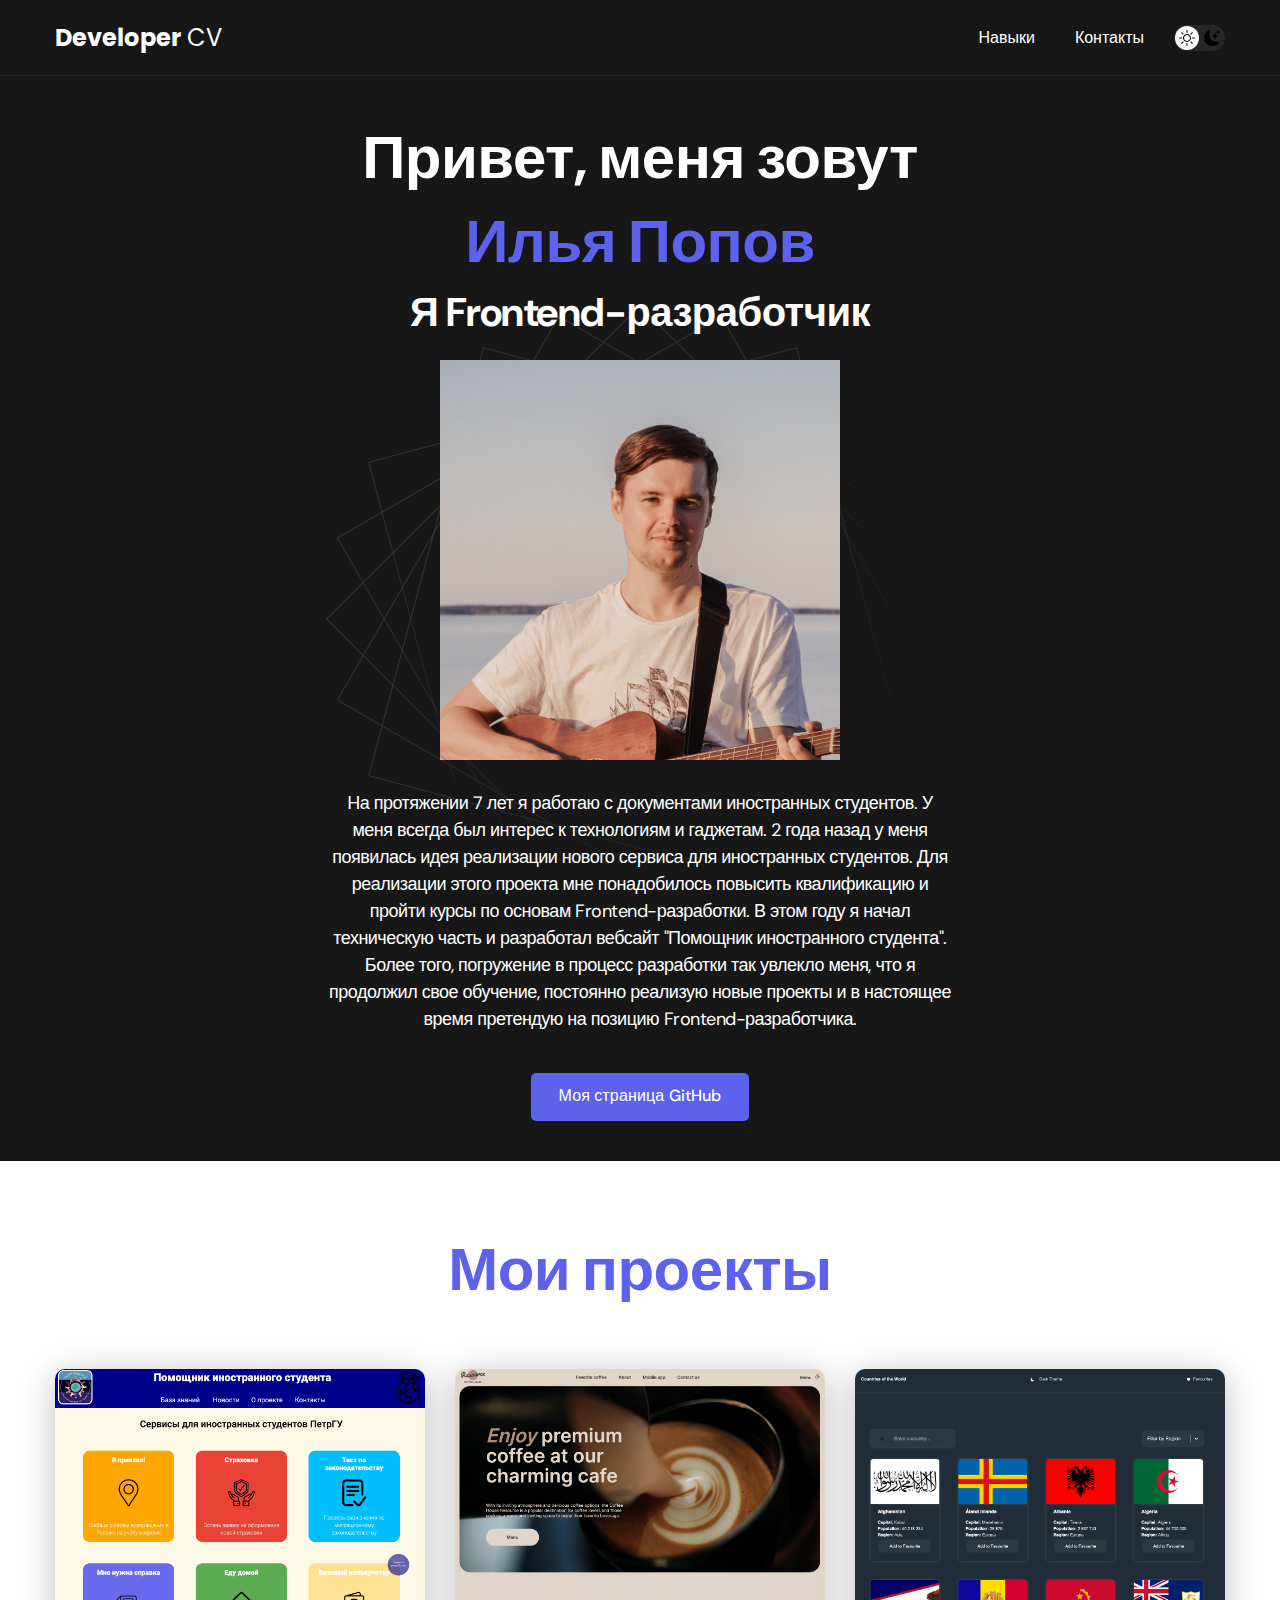
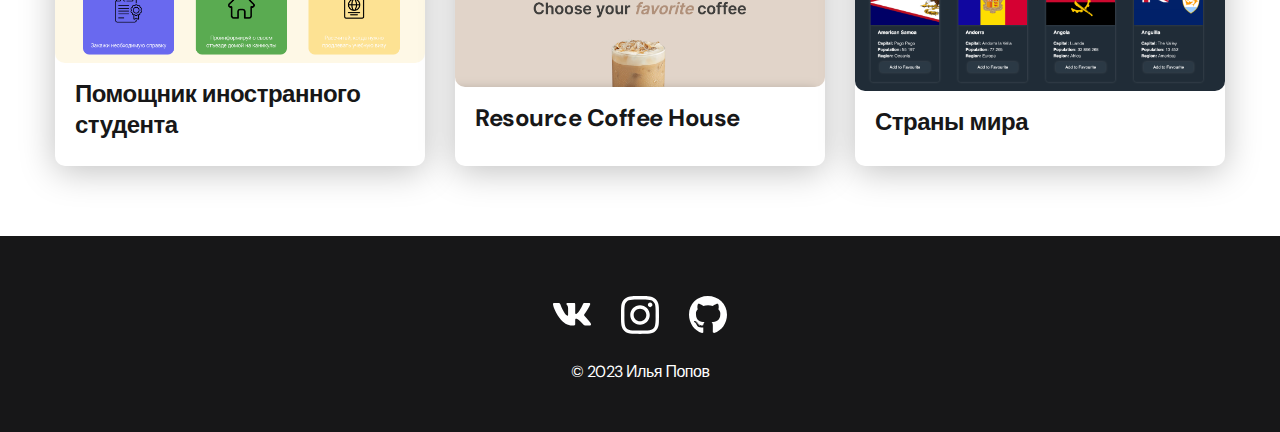
<file: index.html>
<!DOCTYPE html>
<html lang="en">
    <head>
        <meta charset="UTF-8" />
        <meta name="viewport" content="width=device-width, initial-scale=1.0" />
        <title>Developer CV</title>
        <link rel="stylesheet" href="./css/main.css" />
    </head>
    <body>
        <nav class="nav">
            <div class="container">
                <div class="nav-row">
                    <a href="#" class="logo">
                        <strong>Developer</strong> CV</a
                    >

                    <button class="dark-mode-btn">
                        <img
                            src="./img/icons/sun.svg"
                            alt="Light mode"
                            class="dark-mode-btn__icon"
                        />
                        <img
                            src="./img/icons/moon.svg"
                            alt="Dark mode"
                            class="dark-mode-btn__icon"
                        />
                    </button>

                    <ul class="nav-list">
                        <li class="nav-list__item">
                            <a href="./skills.html" class="nav-list__link"
                                >Навыки</a
                            >
                        </li>
                        <li class="nav-list__item">
                            <a href="./contacts.html" class="nav-list__link"
                                >Контакты</a
                            >
                        </li>
                    </ul>
                </div>
            </div>
        </nav>

        <header class="header">
            <div class="header__wrapper">
                <h1 class="header__title">
                    <strong>Привет, меня зовут <em>Илья Попов</em></strong
                    ><br />
                    Я Frontend-разработчик
                </h1>
                <img class="avatar-img" src="./img/avatar.jpg" alt="avatar">
                <div class="header__text">
                    <p class="description">На протяжении 7 лет я работаю с документами иностранных студентов.
                        У меня всегда был интерес к технологиям и гаджетам. 2 года назад у меня появилась
                        идея реализации нового сервиса для иностранных студентов. Для реализации этого
                        проекта мне понадобилось повысить квалификацию и пройти курсы по основам Frontend-разработки. В этом году
                        я начал техническую часть и разработал вебсайт "Помощник иностранного студента".
                        Более того, погружение в процесс разработки так увлекло меня, что я продолжил свое
                        обучение, постоянно реализую новые проекты и в настоящее время претендую на позицию Frontend-разработчика.</p>
                </div>
                <a
                    href="https://github.com/poposhka1990"
                    target="_blank"
                    class="button"
                    >Моя страница GitHub</a
                >
            </div>
        </header>

        <main class="section">
            <div class="container">
                <h2 class="title-1">Мои проекты</h2>
                <ul class="projects">
                    <li class="project">
                        <a href="https://international-student-assistant.netlify.app/">
                            <img
                                src="./img/projects/international-student-assistant.png"
                                alt="Projects img"
                                class="project__img"
                            />
                            <h3 class="project__title">
                                Помощник иностранного студента
                            </h3>
                        </a>
                    </li>
                    <li class="project">
                        <a href="https://rolling-scopes-school.github.io/poposhka1990-JSFE2023Q4/">
                            <img
                                    src="./img/projects/resource-coffee-house.png"
                                    alt="Projects img"
                                    class="project__img"
                            />
                            <h3 class="project__title">Resource Coffee House</h3>
                        </a>
                    </li>
                    <li class="project">
                        <a href="https://poposhka1990.github.io/4p22-final-project-ilya-popov/">
                            <img
                                src="./img/projects/countries-of-the-world.png"
                                alt="Projects img"
                                class="project__img"
                            />
                            <h3 class="project__title">Страны мира</h3>
                        </a>
                    </li>
                </ul>
            </div>
        </main>

        <footer class="footer">
            <div class="container">
                <div class="footer__wrapper">
                    <ul class="social">
                        <li class="social__item">
                            <a
                                href="https://vk.com/poposhka1990"
                                target="_blank"
                                ><img src="./img/icons/vk.svg" alt="VK link"
                            /></a>
                        </li>
                        <li class="social__item">
                            <a
                                href="https://www.instagram.com/poposhka1990/"
                                target="_blank"
                                ><img
                                    src="./img/icons/instagram.svg"
                                    alt="Instagram link"
                            /></a>
                        </li>
                        <li class="social__item">
                            <a href="https://github.com/poposhka1990"
                                ><img
                                    src="./img/icons/gitHub.svg"
                                    alt="GitHub link"
                            /></a>
                        </li>
                    </ul>
                    <div class="copyright">
                        <p>© 2023 Илья Попов</p>
                    </div>
                </div>
            </div>
        </footer>
        <script src="./js/main.js"></script>
    </body>
</html>
</file>
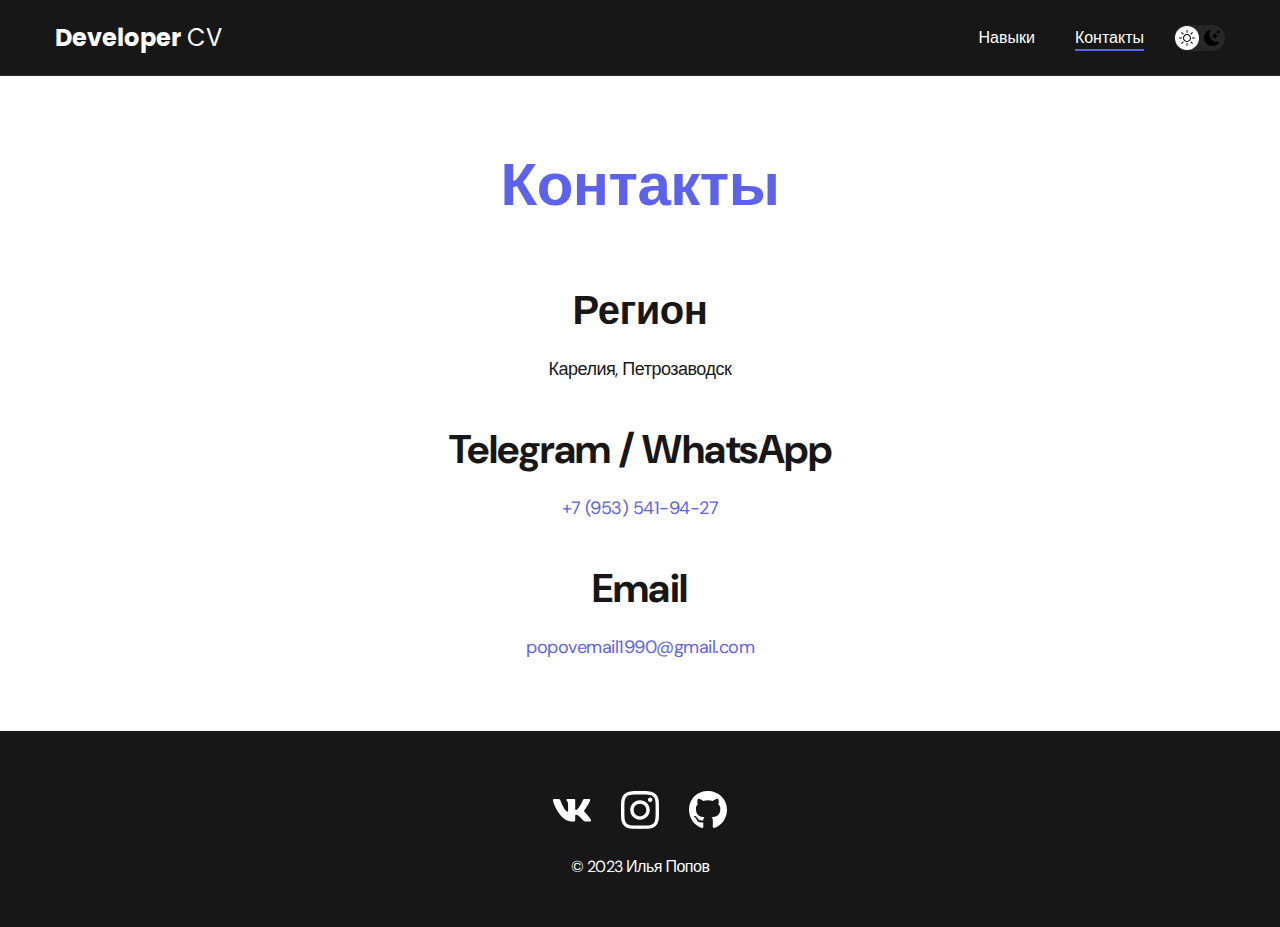
<file: contacts.html>
<!DOCTYPE html>
<html lang="en">
    <head>
        <meta charset="UTF-8" />
        <meta name="viewport" content="width=device-width, initial-scale=1.0" />
        <title>Контакты</title>
        <link rel="stylesheet" href="./css/main.css" />
    </head>
    <body>
        <nav class="nav">
            <div class="container">
                <div class="nav-row">
                    <a href="./index.html" class="logo">
                        <strong>Developer</strong> CV</a
                    >

                    <button class="dark-mode-btn">
                        <img
                            src="./img/icons/sun.svg"
                            alt="Light mode"
                            class="dark-mode-btn__icon"
                        />
                        <img
                            src="./img/icons/moon.svg"
                            alt="Dark mode"
                            class="dark-mode-btn__icon"
                        />
                    </button>

                    <ul class="nav-list">
                        <li class="nav-list__item">
                            <a href="./skills.html" class="nav-list__link"
                                >Навыки</a
                            >
                        </li>
                        <li class="nav-list__item">
                            <a
                                href="./contacts.html"
                                class="nav-list__link nav-list__link--active"
                                >Контакты</a
                            >
                        </li>
                    </ul>
                </div>
            </div>
        </nav>

        <main class="section">
            <div class="container">
                <h1 class="title-1">Контакты</h1>

                <ul class="content-list">
                    <li class="content-list__item">
                        <h2 class="title-2">Регион</h2>
                        <p>Карелия, Петрозаводск</p>
                    </li>
                    <li class="content-list__item">
                        <h2 class="title-2">Telegram / WhatsApp</h2>
                        <p><a href="tel:+79535419427">+7 (953) 541-94-27</a></p>
                    </li>
                    <li class="content-list__item">
                        <h2 class="title-2">Email</h2>
                        <p>
                            <a href="mailto:popovemail1990@gmail.com"
                                >popovemail1990@gmail.com</a
                            >
                        </p>
                    </li>
                </ul>
            </div>
        </main>

        <footer class="footer">
            <div class="container">
                <div class="footer__wrapper">
                    <ul class="social">
                        <li class="social__item">
                            <a
                                href="https://vk.com/poposhka1990"
                                target="_blank"
                                ><img src="./img/icons/vk.svg" alt="VK link"
                            /></a>
                        </li>
                        <li class="social__item">
                            <a
                                href="https://www.instagram.com/poposhka1990/"
                                target="_blank"
                                ><img
                                    src="./img/icons/instagram.svg"
                                    alt="Instagram link"
                            /></a>
                        </li>
                        <li class="social__item">
                            <a href="https://github.com/poposhka1990"
                                ><img
                                    src="./img/icons/gitHub.svg"
                                    alt="GitHub link"
                            /></a>
                        </li>
                    </ul>
                    <div class="copyright">
                        <p>© 2023 Илья Попов</p>
                    </div>
                </div>
            </div>
        </footer>
        <script src="./js/main.js"></script>
    </body>
</html>
</file>
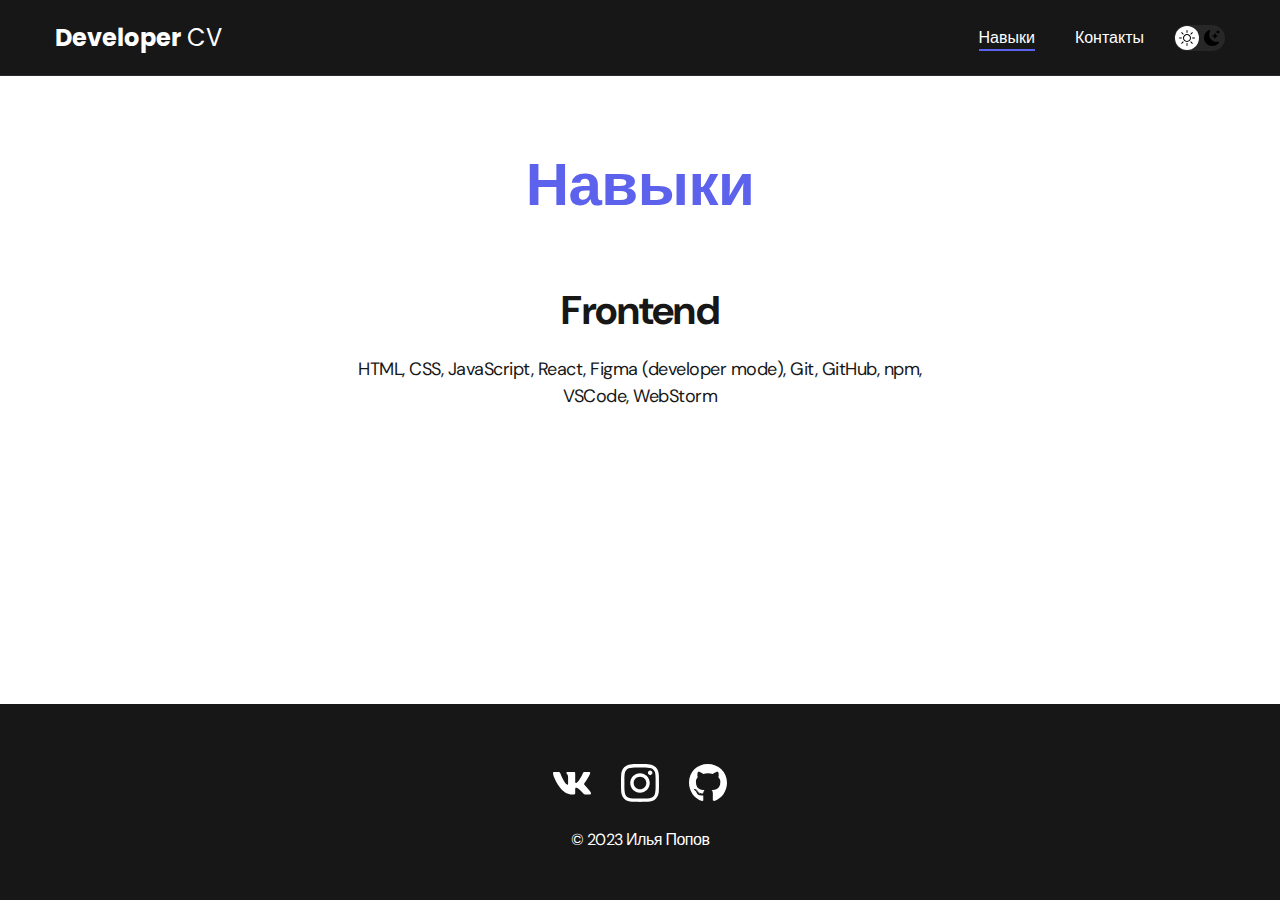
<file: skills.html>
<!DOCTYPE html>
<html lang="en">
    <head>
        <meta charset="UTF-8" />
        <meta name="viewport" content="width=device-width, initial-scale=1.0" />
        <title>Навыки</title>
        <link rel="stylesheet" href="./css/main.css" />
    </head>
    <body>
        <nav class="nav">
            <div class="container">
                <div class="nav-row">
                    <a href="./index.html" class="logo">
                        <strong>Developer</strong> CV</a
                    >

                    <button class="dark-mode-btn">
                        <img
                            src="./img/icons/sun.svg"
                            alt="Light mode"
                            class="dark-mode-btn__icon"
                        />
                        <img
                            src="./img/icons/moon.svg"
                            alt="Dark mode"
                            class="dark-mode-btn__icon"
                        />
                    </button>

                    <ul class="nav-list">
                        <li class="nav-list__item">
                            <a
                                href="#"
                                class="nav-list__link nav-list__link--active"
                                >Навыки</a
                            >
                        </li>
                        <li class="nav-list__item">
                            <a href="./contacts.html" class="nav-list__link"
                                >Контакты</a
                            >
                        </li>
                    </ul>
                </div>
            </div>
        </nav>

        <main class="section">
            <div class="container">
                <h1 class="title-1">Навыки</h1>

                <ul class="content-list">
                    <li class="content-list__item">
                        <h2 class="title-2">Frontend</h2>
                        <p>
                            HTML, CSS, JavaScript, React, Figma (developer mode), Git, GitHub, npm, VSCode, WebStorm
                        </p>
                    </li>
                </ul>
            </div>
        </main>

        <footer class="footer">
            <div class="container">
                <div class="footer__wrapper">
                    <ul class="social">
                        <li class="social__item">
                            <a
                                href="https://vk.com/poposhka1990"
                                target="_blank"
                                ><img src="./img/icons/vk.svg" alt="VK link"
                            /></a>
                        </li>
                        <li class="social__item">
                            <a
                                href="https://www.instagram.com/poposhka1990/"
                                target="_blank"
                                ><img
                                    src="./img/icons/instagram.svg"
                                    alt="Instagram link"
                            /></a>
                        </li>
                        <li class="social__item">
                            <a href="https://github.com/poposhka1990"
                                ><img
                                    src="./img/icons/gitHub.svg"
                                    alt="GitHub link"
                            /></a>
                        </li>
                    </ul>
                    <div class="copyright">
                        <p>© 2023 Илья Попов</p>
                    </div>
                </div>
            </div>
        </footer>
        <script src="./js/main.js"></script>
    </body>
</html>
</file>
<file: css/main.css>
@import "./reset.css";
@import url('https://fonts.googleapis.com/css2?family=DM+Sans:wght@400;500;700&family=Poppins:wght@400;500;700&display=swap');

/*
font-family: 'DM Sans', sans-serif;
font-family: 'Poppins', sans-serif;
*/

/* * {
    border: 1px solid red;
} */

:root {
    --black: #171718;
    --black-border: #26292D;
    --white: #fff;
    --purple: #5c62ec;

    --text-color: var(--black);

    --dark-bg: var(--black);
    --dark-border: var(--black-border);
    --header-text: var(--white);
    --accent: var(--purple);

    /* Light Mode */
    --page-bg: var(--white);
    --text-color: var(--black);
    --title-1: var(--accent);

    --project-card-bg: var(--white);
    --project-card-text: var(--black);
    --box-shadow: 0px 5px 35px rgba(0, 0, 0, 0.25);
}

.dark {
    /* Dark Mode */
    --page-bg: #252526;
    --text-color: var(--white);

    --title-1: var(--white);

    --project-card-bg: var(--black);
    --project-card-text: var(--white);
    --box-shadow: 0px 5px 35px rgba(0, 0, 0, 0.8);
}

html, body {
    font-family: 'DM Sans', sans-serif;
    letter-spacing: -0.5px;

    min-height: 100vh;
    display: flex;
    flex-direction: column;

    background-color: var(--page-bg);
    color: var(--text-color);
}

.container {
    margin: 0 auto;
    padding: 0 15px;
    max-width: 1200px;
}

.none {
    display: none !important;
}

.nav {
    padding: 20px 0;
    border-bottom: 1px solid var(--dark-border);
    background-color: var(--dark-bg);
    color: var(--header-text);
    letter-spacing: normal;
}

.nav-row {
    display: flex;
    justify-content: flex-end;
    align-items: center;
    column-gap: 30px;
    row-gap: 20px;
    flex-wrap: wrap;
}

.logo {
    color: var(--header-text);
    font-size: 24px;
    font-family: 'Poppins', sans-serif;
    margin-right: auto;
}

.logo strong {
    font-weight: 700;
}

.nav-list {
    display: flex;
    flex-wrap: wrap;
    row-gap: 10px;
    align-items: center;
    column-gap: 40px;
    font-size: 16px;
    font-weight: 500;
    font-family: 'Poppins', sans-serif;
}

.nav-list__link {
    color: var(--header-text);
    transition: opacity 0.2s ease-in;
}

.nav-list__link:hover {
    opacity: 0.8;
}

.nav-list__link--active {
    position: relative;
}

.nav-list__link--active::before {
    content: "";
    position: absolute;
    left: 0;
    top: 100%;

    display: block;
    height: 2px;
    width: 100%;
    background-color: var(--accent);
}

.dark-mode-btn {
    order: 9;
    position: relative;
    display: flex;
    justify-content: space-between;
    width: 51px;
    height: 26px;
    background-color: #272727;
    border-radius: 50px;
    padding: 5px;

}

.dark-mode-btn::before {
    position: absolute;
    top: 1px;
    left: 1px;
    content: "";
    display: block;
    width: 24px;
    height: 24px;
    border-radius: 50%;
    background-color: var(--white);

    transition: left 0.2s ease-in;
}

.dark-mode-btn--active::before {
    left: 26px;
}

.dark-mode-btn__icon {
    position: relative;
    z-index: 9;
}


.header {
    background-color: var(--dark-bg);
    background-image: url("./../img/header-bg.png");
    background-repeat: no-repeat;
    background-size: auto;
    background-position: center center;
    color: var(--header-text);
    min-height: 695px;
    padding: 40px 0;
    display: flex;
    justify-content: center;
    align-items: center;
    text-align: center;

}

.header__wrapper {
    padding: 0 15px;
    max-width: 660px;

}

.header__title {
    margin-bottom: 20px;
    font-size: 40px;
    font-weight: 700;
    line-height: 1.4;
}

.header__title strong {
    font-size: 60px;
    font-weight: 700;
}

.header__title em {
    font-style: normal;
    color: var(--accent)
}

.header__text {
    margin-bottom: 40px;
    font-size: 18px;
    line-height: 1.333;
}

.header__text p + p {
    margin-top: 0.5em;
}

.button {
    display: inline-block;
    height: 48px;
    padding: 12px 28px;
    border-radius: 5px;
    background-color: var(--accent);
    color: var(--white);
    letter-spacing: 0.15px;
    font-size: 16px;
    font-weight: 500;

    transition: opacity 0.2s ease-in;
}

.button:hover {
    opacity: 0.8;
   
}

.button:active {
    position: relative;
    top: 1px;
}

.section {
    padding: 70px 0;
}

.title-1 {
    margin-bottom: 60px;
    font-size: 60px;
    font-weight: 700;
    line-height: 1.3;
    color: var(--title-1);
    text-align: center;
}

.avatar-img {
    width: 400px;
    margin-bottom: 30px;
}

.description {
    display: flex;
    line-height: 150%;
}

.projects {
    display: flex;
    flex-wrap: wrap;
    column-gap: 30px;
    row-gap: 30px;
    justify-content: center;
}

.project {
    max-width: 370px;
    background-color: var(--project-card-bg);
    box-shadow: var(--box-shadow);
    border-radius: 10px;
}

.project__img {
    border-radius: 10px;
}

.project__title {
    padding: 15px 20px 25px;
    font-weight: 700;
    font-size: 24px;
    line-height: 1.3;
    color: var(--project-card-text);
}

.footer {
    background-color: var(--dark-bg);
    padding: 60px 0 50px;
    color: var(--header-text);
    margin-top: auto;
}

.footer__wrapper {
    display: flex;
    flex-direction: column;
    align-items: center;
    row-gap: 27px;
}

.social {
    display: flex;
    column-gap: 30px;
    align-items: center;
}

.copyright {
    font-size: 16px;
}

.project-details {
    margin: 0 auto;
    max-width: 865px;

    display: flex;
    flex-direction: column;
    align-items: center;
    text-align: center;
}

.project-details__cover {
    max-width: 100%;
    margin-bottom: 40px;
    filter: drop-shadow(0px 5px 35px rgba(0, 0, 0, 0.25));
    border-radius: 10px;
}

.project-details__desc {
    margin-bottom: 30px;
    font-weight: 700;
    font-size: 24px;
    line-height: 1.3;

}

.btn-outline {
    height: 48px;
    border-radius: 5px;
    padding: 12px 20px;

    border: 1.5px solid var(--black-border);
    color: var(--black);

    display: flex;
    column-gap: 10px;
    align-items: center;
    background-color: var(--white);
    transition: opacity 0.2s ease-in;
}

.btn-outline:hover {
    opacity: 0.8;
}

.btn-outline:active {
    position: relative;
    top: 1px;
}

.title-2 {
    font-size: 40px;
    line-height: 1.3;
    margin-bottom: 20px;
    font-weight: 700;
}

.content-list {
    margin: 0 auto;
    max-width: 570px;
    display: flex;
    flex-direction: column;
    align-items: center;
    text-align: center;
    row-gap: 40px;
}

.content-list__item {
    font-size: 18px;
    line-height: 1.5;
}

.content-list a {
    color: var(--accent);
}

@media (max-width: 620px) {
    .header {
        min-height: unset;
    }

    .header__title {
        font-size: 30px;
    }

    .header__title strong {
        font-size: 40px;
    }

    .section {
        padding: 40px 0;
    }

    .title-1 {
        margin-bottom: 30px;
        font-size: 40px;
    }

    .title-2 {
        margin-bottom: 10px;
        font-size: 30px;
    }

    .project__title {
        font-size: 22px;
    }

    .footer {
        padding: 40px 0 30px;
    }

    .footer__wrapper {
        row-gap: 20px;
    }

    .social {
        column-gap: 20px;
    }

    .social__item {
        width: 28px;
    }

    .content-list {
        row-gap: 20px;
    }

    .content-list__item {
        font-size: 16px;
    }

    .project-details__desc {
        margin-bottom: 20px;
        font-size: 22px;
    }

    .nav-row {
        justify-content: space-between;
    }

    .dark-mode-btn {
        order: 0;
    }

}
</file>
